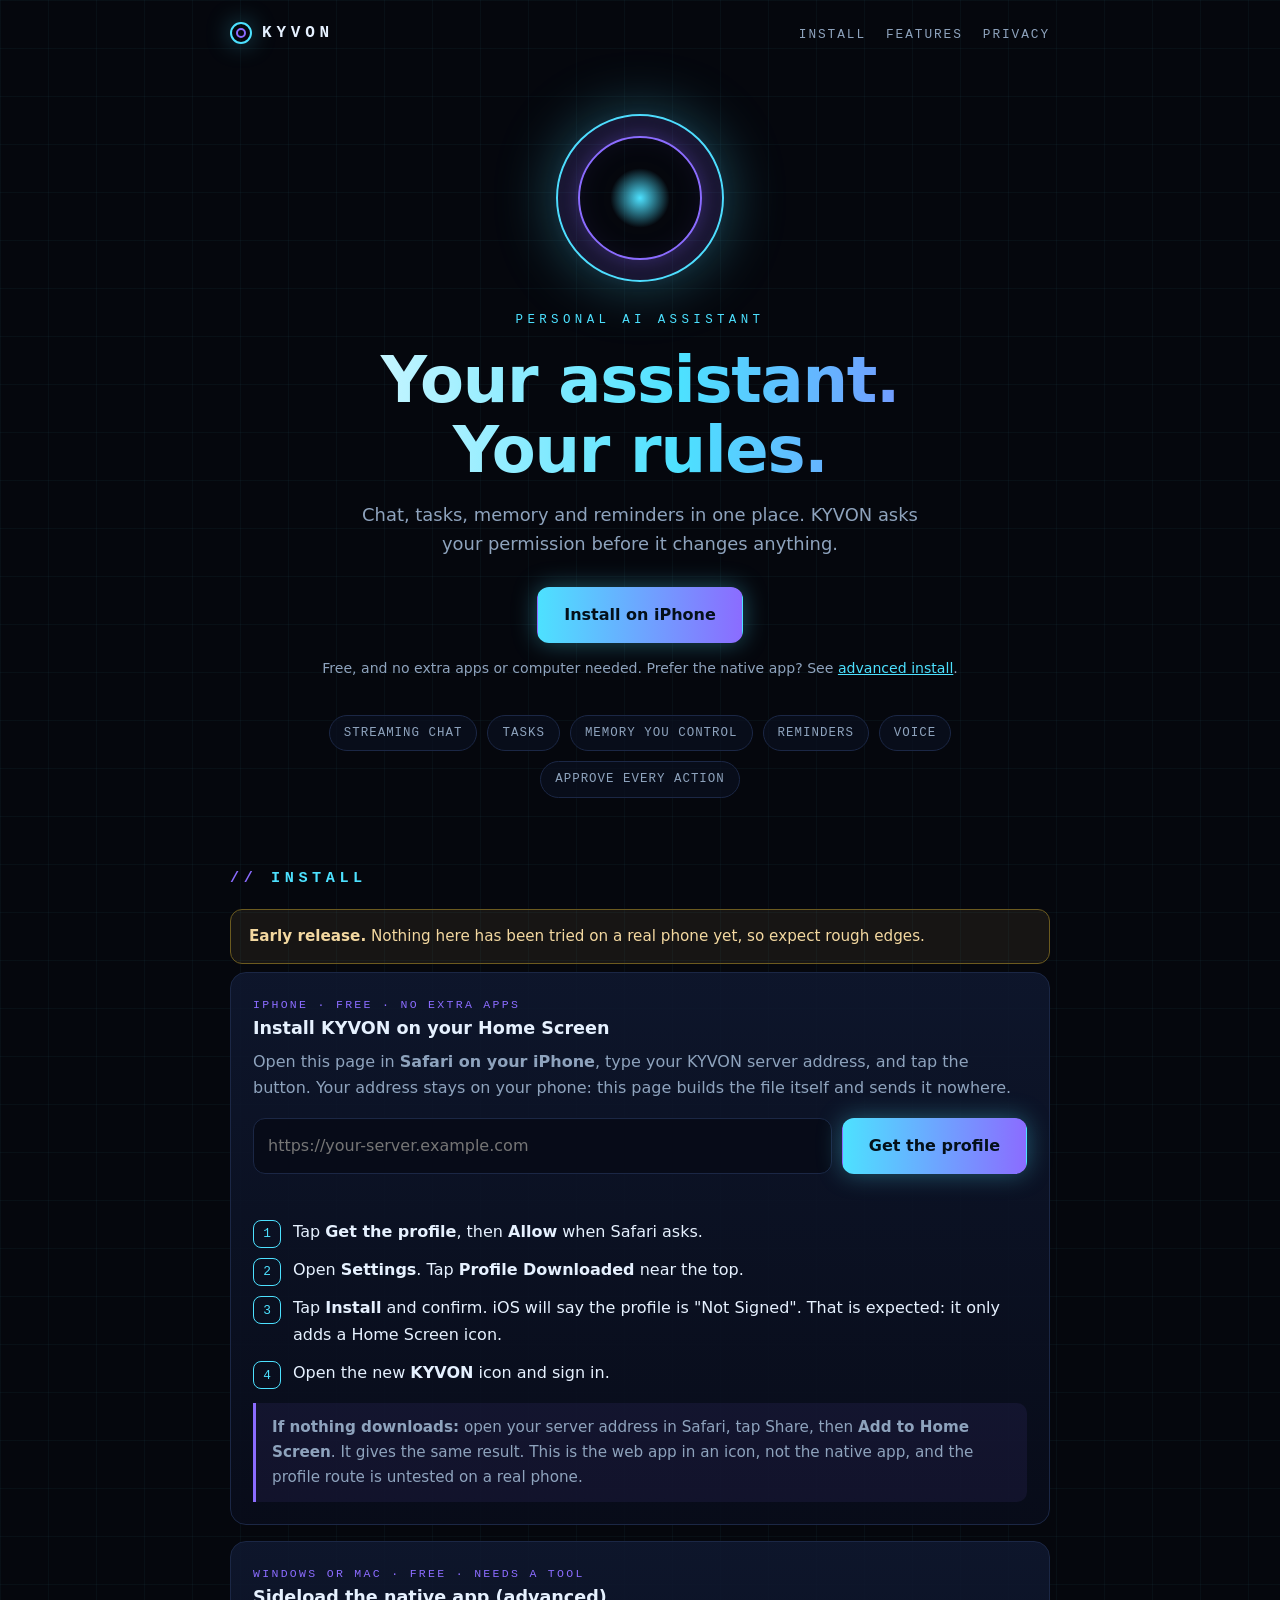
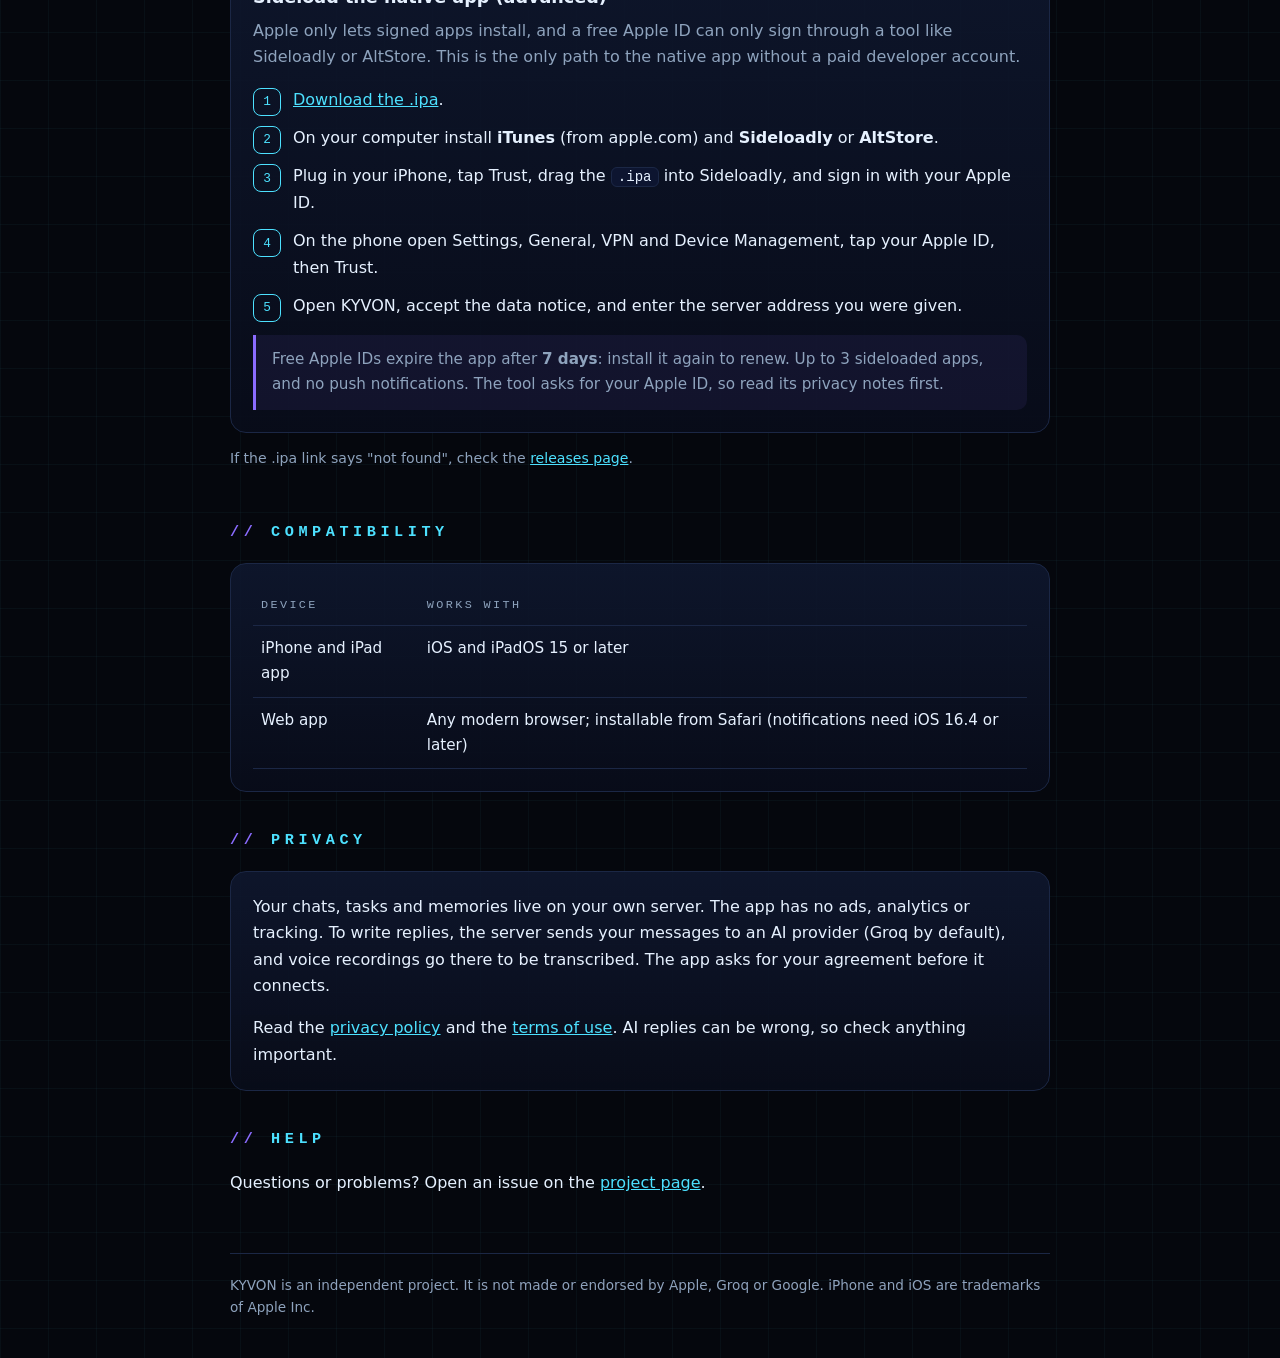
<file: site/index.html>
<!doctype html>
<html lang="en">
<head>
<meta charset="utf-8">
<meta name="viewport" content="width=device-width, initial-scale=1">
<title>KYVON: your personal AI assistant</title>
<meta name="description" content="KYVON is a personal AI assistant for iPhone. Chat, tasks, memory and reminders, and it asks before it acts.">
<meta name="theme-color" content="#05070d">
<style>
:root{
  --bg:#05070d;--panel:#0b1020;--line:#1b2745;--text:#e6f1ff;--muted:#8ea3bd;
  --cyan:#4de1ff;--violet:#8b6cff;--glow:0 0 24px rgba(77,225,255,.35);
  --mono:ui-monospace,"SF Mono",Menlo,Consolas,monospace;
}
*{box-sizing:border-box}
html{scroll-behavior:smooth}
body{margin:0;background:var(--bg);color:var(--text);font:16px/1.65 system-ui,-apple-system,"Segoe UI",Roboto,sans-serif;
  background-image:linear-gradient(rgba(77,225,255,.04) 1px,transparent 1px),linear-gradient(90deg,rgba(77,225,255,.04) 1px,transparent 1px);
  background-size:48px 48px;min-height:100vh}
a{color:var(--cyan)}
.wrap{max-width:860px;margin:0 auto;padding:0 20px}
header{display:flex;align-items:center;justify-content:space-between;padding:20px 0}
.brand{display:flex;align-items:center;gap:10px;font-family:var(--mono);letter-spacing:.3em;font-weight:600}
.mark{width:22px;height:22px;border-radius:50%;border:2px solid var(--cyan);box-shadow:var(--glow);position:relative}
.mark::after{content:"";position:absolute;inset:4px;border-radius:50%;border:2px solid var(--violet)}
nav a{font-family:var(--mono);font-size:.8rem;letter-spacing:.15em;text-transform:uppercase;text-decoration:none;color:var(--muted);margin-left:20px}
nav a:hover{color:var(--cyan)}

.hero{text-align:center;padding:48px 0 24px}
.orb{width:168px;height:168px;margin:0 auto 28px;border-radius:50%;position:relative;
  border:2px solid var(--cyan);box-shadow:0 0 60px rgba(77,225,255,.35),inset 0 0 40px rgba(139,108,255,.25);animation:spin 18s linear infinite}
.orb::before,.orb::after{content:"";position:absolute;border-radius:50%}
.orb::before{inset:20px;border:2px solid var(--violet);box-shadow:0 0 28px rgba(139,108,255,.5)}
.orb::after{inset:52px;background:radial-gradient(circle,var(--cyan) 0%,rgba(77,225,255,0) 70%)}
@keyframes spin{to{transform:rotate(360deg)}}
.tag{font-family:var(--mono);font-size:.78rem;letter-spacing:.35em;color:var(--cyan);text-transform:uppercase}
h1{font-size:clamp(2.4rem,7vw,4rem);line-height:1.1;margin:14px 0 14px;font-weight:700;letter-spacing:-.02em;
  background:linear-gradient(90deg,#fff,var(--cyan) 55%,var(--violet));-webkit-background-clip:text;background-clip:text;color:transparent}
.lead{max-width:560px;margin:0 auto 28px;color:var(--muted);font-size:1.12rem}
.cta{display:flex;flex-wrap:wrap;gap:12px;justify-content:center}
.btn{display:inline-block;padding:14px 26px;border-radius:12px;text-decoration:none;font-weight:600;border:1px solid var(--cyan);color:var(--cyan);transition:transform .15s,box-shadow .15s,background .15s}
.btn.primary{background:linear-gradient(90deg,var(--cyan),var(--violet));color:#04101a;border-color:transparent;box-shadow:var(--glow)}
.btn:hover{transform:translateY(-2px);box-shadow:0 0 32px rgba(77,225,255,.5)}
.btn:focus-visible,a:focus-visible{outline:2px solid #fff;outline-offset:3px}
.fine{margin-top:14px;font-size:.88rem;color:var(--muted)}

.chips{display:flex;flex-wrap:wrap;gap:10px;justify-content:center;margin:34px 0 8px}
.chip{font-family:var(--mono);font-size:.78rem;letter-spacing:.08em;padding:7px 14px;border:1px solid var(--line);border-radius:999px;color:var(--muted);background:rgba(11,16,32,.7)}

section{padding:36px 0 0}
h2{font-family:var(--mono);font-size:.95rem;letter-spacing:.3em;text-transform:uppercase;color:var(--cyan);margin:0 0 18px;font-weight:600}
h2::before{content:"// ";color:var(--violet)}
.grid{display:grid;grid-template-columns:repeat(auto-fit,minmax(250px,1fr));gap:16px}
.card{background:linear-gradient(180deg,rgba(15,24,48,.85),rgba(8,12,26,.9));border:1px solid var(--line);border-radius:16px;padding:22px}
.card h3{margin:0 0 4px;font-size:1.1rem}
.card .kicker{font-family:var(--mono);font-size:.72rem;letter-spacing:.2em;color:var(--violet);text-transform:uppercase}
ol{padding-left:0;margin:14px 0 0;list-style:none;counter-reset:s}
ol li{counter-increment:s;position:relative;padding-left:40px;margin:12px 0}
ol li::before{content:counter(s);position:absolute;left:0;top:1px;width:26px;height:26px;border-radius:8px;border:1px solid var(--cyan);color:var(--cyan);
  font-family:var(--mono);font-size:.8rem;display:flex;align-items:center;justify-content:center}
code{font-family:var(--mono);font-size:.88em;background:#0d1530;border:1px solid var(--line);padding:1px 6px;border-radius:6px}
.note{border-left:3px solid var(--violet);background:rgba(139,108,255,.08);padding:12px 16px;border-radius:0 10px 10px 0;color:var(--muted);margin-top:16px;font-size:.95rem}
.warn{border:1px solid #6b5a1f;background:rgba(250,199,117,.07);color:#f3d8a0;border-radius:12px;padding:14px 18px;margin:0 0 8px;font-size:.95rem}
table{width:100%;border-collapse:collapse;font-size:.95rem}
th,td{text-align:left;padding:10px 8px;border-bottom:1px solid var(--line);vertical-align:top}
th{font-family:var(--mono);font-size:.74rem;letter-spacing:.2em;text-transform:uppercase;color:var(--muted);font-weight:500}
#clipform{display:flex;flex-wrap:wrap;gap:10px;margin:14px 0 4px}
#clipform input{flex:1 1 260px;min-width:0;padding:13px 14px;border-radius:12px;border:1px solid var(--line);background:#070b18;color:var(--text);font:inherit}
#clipform input:focus{outline:2px solid var(--cyan);outline-offset:1px}
#clipform .btn{cursor:pointer;font:inherit;font-weight:600}
.msg{flex-basis:100%;margin:0;min-height:1.4em;font-size:.92rem;color:#ff9b9b}
.msg.ok{color:var(--cyan)}
footer{margin:56px 0 40px;padding-top:20px;border-top:1px solid var(--line);color:var(--muted);font-size:.85rem}
.sr{position:absolute;left:-9999px}
@media (prefers-reduced-motion:reduce){.orb{animation:none}html{scroll-behavior:auto}.btn{transition:none}}
@media (max-width:520px){nav{display:none}.orb{width:132px;height:132px}.orb::after{inset:40px}}
</style>
</head>
<body>
<div class="wrap">
<header>
  <div class="brand"><span class="mark" aria-hidden="true"></span>KYVON</div>
  <nav aria-label="Page sections"><a href="#install">Install</a><a href="#features">Features</a><a href="#privacy">Privacy</a></nav>
</header>

<main>
<div class="hero">
  <div class="orb" role="img" aria-label="Glowing KYVON ring logo"></div>
  <div class="tag">Personal AI assistant</div>
  <h1>Your assistant.<br>Your rules.</h1>
  <p class="lead">Chat, tasks, memory and reminders in one place. KYVON asks your permission before it changes anything.</p>
  <div class="cta">
    <a class="btn primary" href="#webclip">Install on iPhone</a>
  </div>
  <p class="fine">Free, and no extra apps or computer needed. Prefer the native app? See <a href="#sideload">advanced install</a>.</p>
  <div class="chips" id="features" aria-label="Features">
    <span class="chip">STREAMING CHAT</span><span class="chip">TASKS</span><span class="chip">MEMORY YOU CONTROL</span>
    <span class="chip">REMINDERS</span><span class="chip">VOICE</span><span class="chip">APPROVE EVERY ACTION</span>
  </div>
</div>

<section id="install">
  <h2>Install</h2>
  <div class="warn" role="note"><strong>Early release.</strong> Nothing here has been tried on a real phone yet, so expect rough edges.</div>

  <div class="card" id="webclip">
    <div class="kicker">iPhone · free · no extra apps</div>
    <h3>Install KYVON on your Home Screen</h3>
    <p style="color:var(--muted);margin-top:6px">Open this page in <strong>Safari on your iPhone</strong>, type your KYVON server address, and tap the button. Your address stays on your phone: this page builds the file itself and sends it nowhere.</p>
    <form id="clipform" novalidate>
      <label for="serverurl" class="sr">Your KYVON server address</label>
      <input id="serverurl" name="serverurl" type="url" inputmode="url" autocapitalize="off" autocorrect="off" spellcheck="false" placeholder="https://your-server.example.com" autocomplete="off">
      <button class="btn primary" type="submit">Get the profile</button>
      <p id="clipmsg" class="msg" role="status" aria-live="polite"></p>
    </form>
    <ol>
      <li>Tap <strong>Get the profile</strong>, then <strong>Allow</strong> when Safari asks.</li>
      <li>Open <strong>Settings</strong>. Tap <strong>Profile Downloaded</strong> near the top.</li>
      <li>Tap <strong>Install</strong> and confirm. iOS will say the profile is "Not Signed". That is expected: it only adds a Home Screen icon.</li>
      <li>Open the new <strong>KYVON</strong> icon and sign in.</li>
    </ol>
    <div class="note"><strong>If nothing downloads:</strong> open your server address in Safari, tap Share, then <strong>Add to Home Screen</strong>. It gives the same result. This is the web app in an icon, not the native app, and the profile route is untested on a real phone.</div>
  </div>

  <div class="card" style="margin-top:16px">
    <div class="kicker">Windows or Mac · free · needs a tool</div>
    <h3 id="sideload">Sideload the native app (advanced)</h3>
    <p style="color:var(--muted);margin-top:6px">Apple only lets signed apps install, and a free Apple ID can only sign through a tool like Sideloadly or AltStore. This is the only path to the native app without a paid developer account.</p>
    <ol>
      <li><a href="https://github.com/temcwilliams/kyvon/releases/latest/download/KYVON-unsigned.ipa">Download the .ipa</a>.</li>
      <li>On your computer install <strong>iTunes</strong> (from apple.com) and <strong>Sideloadly</strong> or <strong>AltStore</strong>.</li>
      <li>Plug in your iPhone, tap Trust, drag the <code>.ipa</code> into Sideloadly, and sign in with your Apple ID.</li>
      <li>On the phone open Settings, General, VPN and Device Management, tap your Apple ID, then Trust.</li>
      <li>Open KYVON, accept the data notice, and enter the server address you were given.</li>
    </ol>
    <div class="note">Free Apple IDs expire the app after <strong>7 days</strong>: install it again to renew. Up to 3 sideloaded apps, and no push notifications. The tool asks for your Apple ID, so read its privacy notes first.</div>
  </div>
  <p class="fine">If the .ipa link says "not found", check the <a href="https://github.com/temcwilliams/kyvon/releases">releases page</a>.</p>
</section>

<section id="compat">
  <h2>Compatibility</h2>
  <div class="card">
    <table>
      <tr><th>Device</th><th>Works with</th></tr>
      <tr><td>iPhone and iPad app</td><td>iOS and iPadOS 15 or later</td></tr>
      <tr><td>Web app</td><td>Any modern browser; installable from Safari (notifications need iOS 16.4 or later)</td></tr>
    </table>
  </div>
</section>

<section id="privacy">
  <h2>Privacy</h2>
  <div class="card">
    <p style="margin-top:0">Your chats, tasks and memories live on your own server. The app has no ads, analytics or tracking. To write replies, the server sends your messages to an AI provider (Groq by default), and voice recordings go there to be transcribed. The app asks for your agreement before it connects.</p>
    <p style="margin-bottom:0">Read the <a href="https://github.com/temcwilliams/kyvon/blob/main/docs/legal/PRIVACY_POLICY.md">privacy policy</a> and the <a href="https://github.com/temcwilliams/kyvon/blob/main/docs/legal/TERMS_OF_USE.md">terms of use</a>. AI replies can be wrong, so check anything important.</p>
  </div>
</section>

<section>
  <h2>Help</h2>
  <p>Questions or problems? Open an issue on the <a href="https://github.com/temcwilliams/kyvon/issues">project page</a>.</p>
</section>
</main>

<footer>KYVON is an independent project. It is not made or endorsed by Apple, Groq or Google. iPhone and iOS are trademarks of Apple Inc.</footer>
</div>
<script>
(function(){
  var ICON="iVBORw0KGgoAAAANSUhEUgAAALQAAAC0CAIAAACyr5FlAAAYIElEQVR42u2d22tVxxfH+3Ks/[base64]/9MkukUcLDkGzdu3Lt379DQ0FdfffXNN988ePDgt99++/vvv6csxFc0oBmNeYQHeZxO6CqBY3oTOmDnzp2nT5++ceMGazxVKNEh3dI5QzBQAsc0ILaDXbt2jY6OPnz4cKqFxHAMytAwkMBRLerr6ztw4ADKf6oCBBswA0sJHG3WE/v27fvuu++mKkkwBnvTWpdMS3Bs3rwZC3FqmhCswnACR+mEv/D999/nX7Dnz5/fv39/fHx8bGzs/PnzZ86c+fzzz0/WiQ/8yT/5igY0o3H+EWEb5hM4iqeurq5Dhw49e/YsbmFY4IsXL9LDtm3bVq1aNXfu3FAGeIQHeZxO6IoO4zhhCvTAdBI4CqBZs2YhzVBf9PXr19evXz969Oj69esjoCCEC50zBAMxXKgnzKSYWgJHrk3k8ePHcqE/evSIHWHLli1vvvlmK/lkOAZlaBiQc8vUKr7RVBQcWHB37twRSvnp06cjIyPvvPNOFTiHDZiBJSHzTLOy5mrlwIHvNzo6KpTs5cuXsQOqKVkYgz3hRJhyBZ3eaoFj9+7dEvPi5cuX+BRvv/129W06mIRVGJYYIkw/gcOsMCShi4mJCUy5kmzM8giGYRvmJUGR6qiQSoADDex1U1+8eIF8W2xpFm63MgUm4nV3K7JXth8cJ06c8P6e0Mzz58+vzQhiIkzHO2XE0tHgQH9eu3bNa3KuWrWqVDa6u7t7enqWLVu2vE584E/+WeqgTMprriKc9m4xbQPHwMCAO7GON7hr165iQbB27drBwcHh4eFLly7du3ePIf78808bA3xFA5rRmEd4kMeLBQ0TdDu9iAhBdRY4du7c6SjBgs6fP1/IPoIawAXAUfzxxx+LSqTRFR3SLZ0XssswWcdwCApxdQo49u3b5zY88yuMdevW8VsvEBAOoDAQw+VXIW5DFaHNfHAcO3bMIYLr168vXbo0uvP+/n6W6pdffml9Xp5BGRoGopln4kzfMQSim8ngGBoacrskeaJn3377bRWqN2AjTyzL7cggwJkJjtOnTzum/dFHH8XZmEeOHJEnMqCffvoJNwEpf/zxx1u3bl29ejWmw6JFi+bOnfufOvGBP/knX9GAZjTmER6UjwJLMBZnvSIKR8+IcaaBw6EzJiYm1q9fH9phV1cXavb333+XxNqvXr168OBBLIOcoVUepxO6okNJRBz2YDKiegOBOMKpLdMfrQCHw864f//+ihUrIkzaX3/91VsRPjIysnHjxvLmRecM4a10h9UIcxKxOEqKWmN/lA4Oh29y+/bt0CDPu+++e+/ePbeeOHv2bH73IdQ5YlC3LoFtmA8NEiKiNvov5YIDB902t/Hx8SAlz/597tw5d5Em9gFGQ7tCRgwNA+4SV6YQZIggIgRl663s+EeJ4BgYGLBFupjwnDlz5F1t27bN4aDeunXr/fffr1WGYAaWHE5vUF4NQdnwgXhLjZ+WBQ5Uom0zRlUG6Yzh4WGboO/evVspWCgQgT0b50wqSH/Y9heEXF7+pSxw2DJqGFnyyeBP3rx509jP5OQkOrxWeYJJWDVOganJA/AIzWafIurpBA5bFh73TO6bYL7ZXBKsvwULFtSmCcEqDNscGbmViuhs/m1J+f3iwcGGatOl8njG4OCgTYtu3bq1Ng0Jtm37LJOVxz9ssi2jPqhgcKD9bDVd8hjokSNHjD1cuHBh2hUIKqYDUzBOjSnnjJ8i9sKNj4LBYasDledNTp06Zezhk08+KZbVhQsX9vf384Pbu3fv4cOHjx8/PlwnPvAn/+QrGtCs2HGZiHGCTFzYgy3/gvCrC47du3fbcq15HBN+E4UEOmfPnr1p06Zjx45hwT158kSeKKExj/Agj9NJIaFVo36VuzC2/G2x9euFgQOdZjxV8OLFC2EW3qgz8AZz1tTAGGqA1XUUfcmJTuiKDnPqcCZldHSF+gORGus/WIICN5fCwGE7iSSs3DHaGV9//XUeI4N94dKlS+Vl5+k8jxnI1JhgtP2BYG3no6oFjs2bN9uq/aJ9k8uXL+fZ14My7K9evZqcnHxSJz7wZ1ANQB57yFhmLPRfbPWFRZ2vLAYcxnOtT58+ldSB4ugXiAzWyWtP/PDDD/y89u/fz9B9fX3GWyX5J1/RgGY05hGvXRINESM+JPEPxGusZWE5qgIONuDoDYWtV490oWzjNhHHEqIPWOPt27e/9dZbcdPkQR6nE1vEM4Nd3Eaj7y+IRWJs2TaXQs7v5wXHrFmzjLckCH/6enQcMy3UzsAE+/LLL20LNjY29t577xXr49Eh3dpGhJlQq5Ap6/YpwolWPCxK/vs/8oLj0KFDRgFJTiLpjisOXqhvsmPHDmOUHbthaGio1EtC6ZwhjAYKLMFYqP+i+7cS5xZRG5eApWknOLq6uozuqyTkZYyyh8YzbAlb1ix6+4jYbmxFkEGp1yz+ERcXN4bFWJqc90u9UbjawP/22qHd3d16fUaQQbdw4UJj4hdt35Y7QBnUuNHAZFCMVY+fIihvfRACN4Y9ciqPXOAwhvkkDOk1XRcuXJCPu2LFCt32xE788MMPa20lGNDNVVgNqpPV8y+IK+6HygK1BxxGJ2ViYsJ7S4Luuz58+FBuhPb39+vO6pUrV3p6emoVINiAGd3RlZ93QhR6/tbr2SJ2Y0I/j9sSDw5jsaREbegVwvIsPCLWzc9PP/00z3IuWLBg5cqVAwMDG+rEB/7MWS8CS7qJKscHAtHrk+OUB8vUanAYQ6IvX770KgC9GP3s2bPy3UTXGRGnoVj4Dz74YGRk5NatW44LaPmKBjSjcQRW9Nw6zMv3F70+yFtujvCNFfDRAdNIcBhT814nBeNZ+d2zQwvljlmn2Bn//PNPUABjzpw5e/bsMaYzJMSDPB5UFw17MKnYH0L7FLEo5gui83ofRrclOpUfA47Fixcbxee9wU0/3SSvA1V8E4QuL7Dr7e1FAfzxxx/5k210Qlfy8AlMKviQl3winNCzTCyBke24VG0MOIznlLwhUfwx5fTi3bt3o+MZQp3B74+1LCMlS7dCnQer0fEPJWyKAL1urTFgGncCKgYcxrdYeGM1elJeeKpgx44dcXYGu0Ahd9o7jBKGiLM/hPFTRBSa0DdGF1myVoCjr6/PmID1PqjkD7H1hFuYYqZIfBN+0y175wYDSVSI4r8wKaGqV85HRYg6o4jYYDA4Dhw4YNSx7qf0CkKh2lAyaleuXPE+gi/6888/t/JODoaTnDxT4h9MLU55eGsBjTspC1c6OIxvy/LeO67crCJ0vhUNifXujXThdv7111+tv7OFQRnaGx9THBBhfl8JKSFMd3uWQ+eQhSsXHEY/5dGjR97IVZyToviu3ui4rbihZeQtYWEKimcb57Z442nG9zeE+ixh4DBK/8yZM0G+xsuXLyVn4ZUU1NjYmFdnTFWAvPpDyc9J0o2IS4luef0dFiW6njcSHMYq4i1btrifUhKwwpCoEgx121Ns+W3ZTYz7i9v+UCx6phkRMEWk7vYsSv7a4zBw6Amh169fuzNt69atUx6R3KyiqA33RUc4Cy22QL32qdt/Ueo/JMojVIwsiv7+KJavLHD09vZGHFhS9hQhf821469evXJX7lTwTZHuiDXTaa4fY7IRv0zvzmI8+BRUGhcADuM1PUePHnU/pdwU63V6dSfFrTb27NmTJ4r1xRdfDA4OrlmzBlfiv3XiA3/[base64]/[base64]/SG3Tx1Hf5lgUKGXEgGa8p3HNx6Gk1+dLgWHMdDk1gRK+EtyerbZ4HAkpXAR5T/cCN9E6L/IeXD4tM3JRYnZoRR6uUNhRodFXlIqBYeeqcePDwpXSADbnE9xGBzyHJvwLHIcyeMfjmxcs9khybMoKtwbINHjQPLcvRQcDx48CPVjlfMp3jT9woULm9vv378/v59SktoIVR4On4VpNrf01qYr6XvveRbdm2UpCwaHHuQYHx93P6IUq3lPLillH47icsfN4kG6LT8J47OOmkjl/J+3UEM57+StGtTvTZeHOqTg0K+49xZYKBe0rV69Oiil4sjRC5ekcCcl2m1xwFTJ4HuTLIixuT1CdrfXj3ezlEWCY968efqE3fd96UEO78UbirdsvI0pyBqV3wwcTbabluU2qSJbr5+pp6vcoQ7jvWE22caAw1gd6C4A6+npUdovWrTIPcrhw4eb0/[base64]/[base64]/Rf3FhZuXIlvuiGOvGBPyPQ4PBNst+9N3LVIOXkkuR8Ss1SFCgMKRUMDmPJ8cTEhDsPV9POeGUJIa/KacaHrj+uXLnSgjP1EoINJZ6R6Qw5MhCFnuD0GliIHeHnKScuEhzQs2fP4pTHuXPnlKcuXLggHxflrNgfmfnija+XTTCgGAqZnSHfTSBEofSAuOLUBguUZzq5wGFk6MWLF/Pnz/e6tUqqVpiCarZPFf+lkZ+LiPbkJwbVjyxnvonQAs1ISTdmCViv+4rAEXvcD7UscGA861XHErfFFquRV83b4h+N+g93fVCBxEDGE19B8YyMjOc/JPkXo5PC0ni9mxLBYVMe3sNwtqVFDXqv8dDjp7qJmtWPsWZBhU+hROcM0VzT1Wx+hpYxM3F9m5bAy3isLb/aKAAcs2bNevz4cUTANCO9dvfu3bty47QRlFPyc8pGExQOEQYwjJtII6MWGnRiykowdEp8CtwYEmVRWJo2g8PmtghLS/i56L97x+FS9z6lW6nN5uro6Oj27dujtxse5HE60U3OZttTmIVXSA/NIRaJErWVsORxUooEB3Tnzh1jqtZrmRo9W7niMRp0uqOrLyFrvH//fobGkDTegcQ/+YoGNKOxA3YNZzXIoPb+9CXJAcRrTMCyHIUsazHgMAZMp3z3hjXIeLNWND4yiCin0d2E3YA+eFInPhjNCBsxUDQsbMgQ3mZmvO8rT0i0FHDULLXH8rpFPaGf7S+h9oey0Sjno4olOo/bRBp2hjHR403KuzeU0CriVoADE8zo1uJ/L126VNLDqVOn9Mcx00L9F50xNuBr164pF9jFEZ3QFR3G5TmbjS3dAoUQguRxRGoMbLAEORkrBRw1Uy2g8OCTO26Bgxca/zDS7NmzN23adOzYMVbXa5co9gSP8CCPe29JEMYzjMFleVzEeGBJUkHYNnDU7IfPJGExh/4IjZ8KY6z9/f3sC6iBw4cPHz9+fLhOfOBP/slXNAiKb8bFQIN0hi3klSc13yJwoNOMv4mg3LrR/sjyL3lMkLYTzOt5kyA7o2aqBGjo1wI3lFLAYYuLZ+Q+ku/1X7L8rTy/[base64]/0Xw+qlIQgRnH7exMJMg+QFD6/eUZIV7JSbsqgqNmuQyogY8g/dHd3a3XjynFkuhwyfn9koihYcBYWttc0+Wt3FF0hg0ZU4HX9FQOHDXLCajG/hKqEjHf9PpkpQIe609yP0yBxHAMaqz8bq4Qltueja3ZtptEn1OqFjhqprNMzfZpUH1lA3A2R6Z5Mx4ZGSkktOoIdDKEzbRqdkkiFhKx2CzQKdlF2NMDHDXL1ekN/1Ye/2hQV1cXAlLOV9p0ydWrVw8ePMjvO2cMjcfphK7o0K0nGqcXYTKiVg+B2LzWqZDLy6cHOGqWmyrznE3KDJEjR44YaxocGfbLly8jX+yDrVu3rl69Gn9y0aJFLPx/6sQH/uSffEUDmtGYR4JqAGAJxoLMC28MNKOguyKnDTjc+iMo/6LT7t27lfth2kWwkSf7ZcubtFhntAEcbvsjy98K8/tG6u/vHx4edji95RGDMrT85JJOTNyWa22lndFOcLj9l6z+I/ReM6P7wFIp9+OWQQzBQPmdI6ZsrM9opW9SCXBk8Q9bfKxRXyipP5UE4FHyo6OjBQKFruiQbnNWIWXENG3Vfo1IV9nxjGqBI4ufup1AbLr8KkSxXteuXTs4OMhv/dKlS/fu3WMIR3kYX9GAZjTmER7k8Tgb06Ew3NY0Iio1BlpRcGRBHlt+rrnMWHI+Kidoenp6UAPL68QH/iwWBDoxKWNpsZJRKy9vUnVwZGTL7yuOTCG7TBWIibhdklKz8NMMHLV6Xs1WP9ZsqB46dMh7v0OVCeaZgtvwzGq6yqjcma7gyLYYyeWQExMTyHfaFQvCMGw7gp7NdaDt3UqqCI5GLMt4vkGPiKOZvffTVYFgElYlsXYmXmzt+EwDR6ZCbOejjOZqRTSwca/0mpzNJ5GqozCqC46MNm/ebDx/a3N6R0ZGvPevt4ZgA2bk6R6mWdTpxU4BR0Z79+413u9go0ePHp05c2bLli0ttlsZjkEZOuglgUytkLPwHQqOWv3+D0w5iSHSTK9fv75+/frRo0fXr19fkvVKt3TOEAykvxPJa14wqfz3Z3Q6ODLq6upCml5311FSdPHiRXrADli1alUEXHiEB3mcTujKUYbjdVPpIedtTAkc1o3GXaQppOfPn7PA4+PjY2Nj58+fZ0fApzhZJz7wJ//kKxrQrJDb9WG74pvItAdHw1yt4BshHaGLypqcMxAcDad33759xvd7VIFgDPYq6KB2BDga1NfXd+DAAeP7xVpPsAEzbbkLNYHDo0t27do1OjrqrQgvlhiOQRl6WuuJGQ6OZurt7d25c+fp06dv3LgR6glLfFG6pXOGKPWq0wSOVtCSJUs2btyIvzA0NISFiPJ/8OABa+woSOMrGtCMxjzCgzxOJ3TVIULrFHA4aN68eWwHLHlvnfjAn8b7JzuNEjgSJXAkSuBIlMCRKIEjUQJHogSORAkciRI4EiVwJErgSJQogSORnP4HJPO/ja4keKUAAAAASUVORK5CYII=";
  var form=document.getElementById("clipform"),input=document.getElementById("serverurl"),msg=document.getElementById("clipmsg");
  function esc(t){return String(t).replace(/&/g,"&amp;").replace(/</g,"&lt;").replace(/>/g,"&gt;").replace(/"/g,"&quot;")}
  function uuid(){
    if(window.crypto&&crypto.randomUUID)return crypto.randomUUID().toUpperCase();
    var b=new Uint8Array(16);crypto.getRandomValues(b);b[6]=(b[6]&0x0f)|0x40;b[8]=(b[8]&0x3f)|0x80;
    var h=Array.prototype.map.call(b,function(x){return("0"+x.toString(16)).slice(-2)}).join("");
    return(h.slice(0,8)+"-"+h.slice(8,12)+"-"+h.slice(12,16)+"-"+h.slice(16,20)+"-"+h.slice(20)).toUpperCase();
  }
  function cleanUrl(text){
    var t=(text||"").trim();
    if(!t)return null;
    if(!/^https?:\/\//i.test(t))t="https://"+t;
    var u;try{u=new URL(t)}catch(e){return null}
    if(u.protocol!=="https:"||u.hostname.indexOf(".")<0||u.username||u.password)return null;
    return u.origin+"/";
  }
  window.kyvonProfile=function(url){
    return '<?xml version="1.0" encoding="UTF-8"?>\n<!DOCTYPE plist PUBLIC "-//Apple//DTD PLIST 1.0//EN" "http://www.apple.com/DTDs/PropertyList-1.0.dtd">\n<plist version="1.0"><dict>'
    +'<key>PayloadContent</key><array><dict>'
    +'<key>FullScreen</key><true/><key>IsRemovable</key><true/><key>Precomposed</key><true/>'
    +'<key>Icon</key><data>'+ICON+'</data>'
    +'<key>Label</key><string>KYVON</string><key>URL</key><string>'+esc(url)+'</string>'
    +'<key>PayloadDisplayName</key><string>KYVON</string>'
    +'<key>PayloadIdentifier</key><string>app.kyvon.webclip.'+uuid()+'</string>'
    +'<key>PayloadType</key><string>com.apple.webClip.managed</string>'
    +'<key>PayloadUUID</key><string>'+uuid()+'</string><key>PayloadVersion</key><integer>1</integer>'
    +'</dict></array>'
    +'<key>PayloadDisplayName</key><string>KYVON</string>'
    +'<key>PayloadDescription</key><string>Adds a KYVON icon to your Home Screen.</string>'
    +'<key>PayloadIdentifier</key><string>app.kyvon.profile.'+uuid()+'</string>'
    +'<key>PayloadRemovalDisallowed</key><false/><key>PayloadType</key><string>Configuration</string>'
    +'<key>PayloadUUID</key><string>'+uuid()+'</string><key>PayloadVersion</key><integer>1</integer>'
    +'</dict></plist>';
  };
  window.kyvonCleanUrl=cleanUrl;
  if(!form)return;
  input.addEventListener("input",function(){msg.textContent="";msg.className="msg"});
  form.addEventListener("submit",function(e){
    e.preventDefault();
    var url=cleanUrl(input.value);
    if(!url){msg.className="msg";msg.textContent="Enter your server address, starting with https:// (for example https://kyvon.example.com).";input.focus();return}
    var blob=new Blob([window.kyvonProfile(url)],{type:"application/x-apple-aspen-config"});
    var a=document.createElement("a");a.href=URL.createObjectURL(blob);a.download="KYVON.mobileconfig";
    document.body.appendChild(a);a.click();document.body.removeChild(a);
    setTimeout(function(){URL.revokeObjectURL(a.href)},10000);
    msg.className="msg ok";msg.textContent="Profile ready. If Safari asks, tap Allow, then open Settings and tap Profile Downloaded.";
  });
})();
</script>
</body>
</html>
</file>
